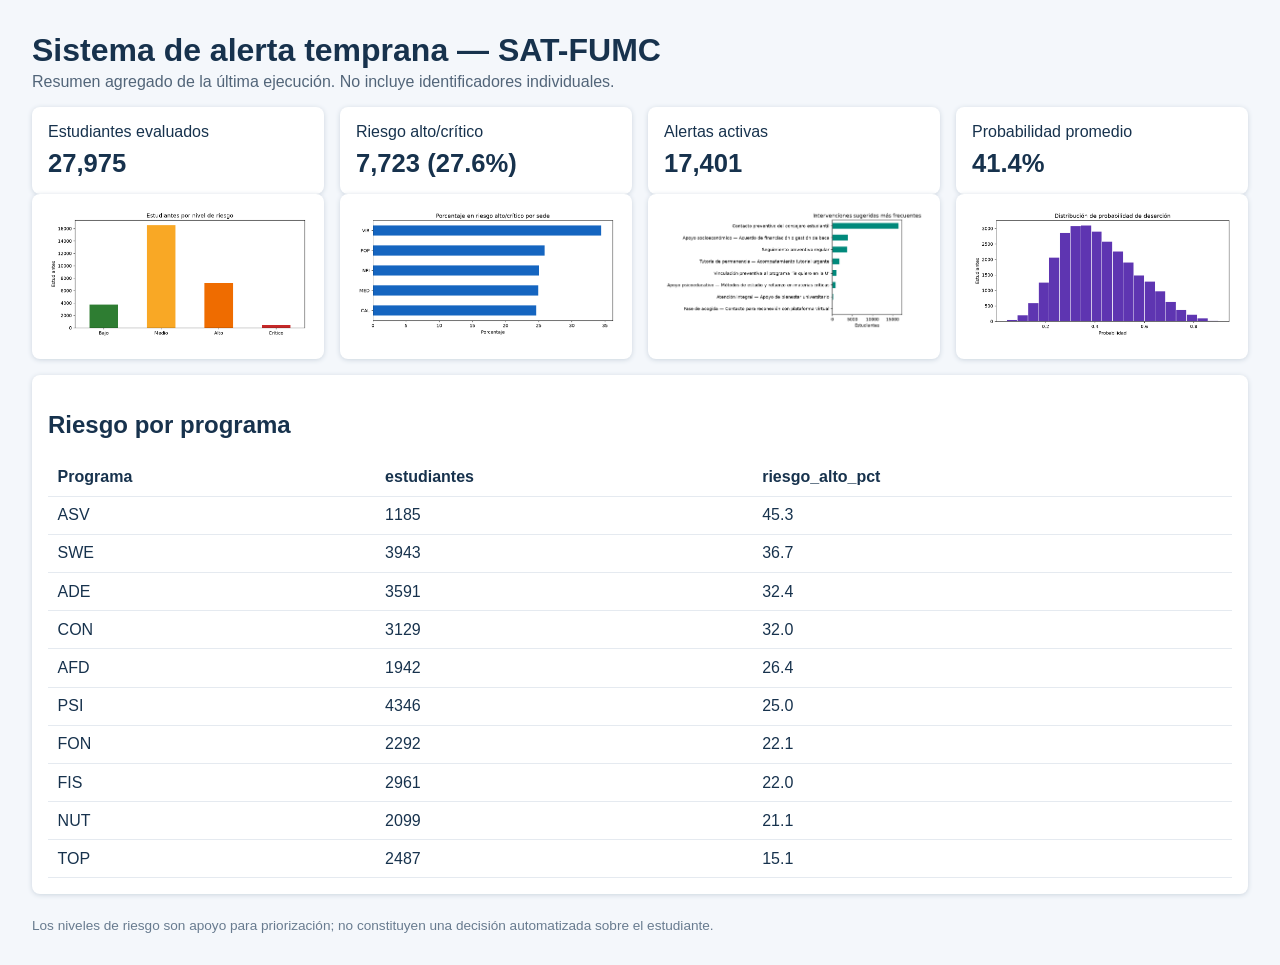
<file: outputs/dashboard_resumen.html>
<!doctype html>
<html lang="es"><head><meta charset="utf-8"><meta name="viewport" content="width=device-width">
<title>Resumen SAT-FUMC</title>
<style>
body{font-family:Arial,sans-serif;margin:2rem;color:#17324d;background:#f4f7fb}
h1{margin-bottom:.25rem} .subtitle{color:#526579;margin-top:0}
.cards,.grid{display:grid;grid-template-columns:repeat(auto-fit,minmax(240px,1fr));gap:1rem}
.card,.chart,.table{background:white;border-radius:8px;padding:1rem;box-shadow:0 1px 5px #ccd5df}
.card span,.card strong{display:block} .card strong{font-size:1.6rem;margin-top:.5rem}
.chart img{width:100%;height:auto} .table{margin-top:1rem;overflow-x:auto}
table{border-collapse:collapse;width:100%} th,td{padding:.6rem;border-bottom:1px solid #e5eaf0;text-align:left}
footer{margin-top:1.5rem;color:#687b8f;font-size:.85rem}
</style></head><body>
<h1>Sistema de alerta temprana — SAT-FUMC</h1>
<p class="subtitle">Resumen agregado de la última ejecución. No incluye identificadores individuales.</p>
<div class="cards"><section class="card"><span>Estudiantes evaluados</span><strong>27,975</strong></section><section class="card"><span>Riesgo alto/crítico</span><strong>7,723 (27.6%)</strong></section><section class="card"><span>Alertas activas</span><strong>17,401</strong></section><section class="card"><span>Probabilidad promedio</span><strong>41.4%</strong></section></div>
<div class="grid"><section class="chart"><img alt="Estudiantes por nivel de riesgo" src="[data-uri]"></section><section class="chart"><img alt="Riesgo alto o crítico por sede" src="[data-uri]"></section><section class="chart"><img alt="Intervenciones sugeridas" src="[data-uri]"></section><section class="chart"><img alt="Distribución de probabilidades" src="[data-uri]"></section></div>
<section class="table"><h2>Riesgo por programa</h2><table class="dataframe summary">
  <thead>
    <tr style="text-align: right;">
      <th>Programa</th>
      <th>estudiantes</th>
      <th>riesgo_alto_pct</th>
    </tr>
  </thead>
  <tbody>
    <tr>
      <td>ASV</td>
      <td>1185</td>
      <td>45.3</td>
    </tr>
    <tr>
      <td>SWE</td>
      <td>3943</td>
      <td>36.7</td>
    </tr>
    <tr>
      <td>ADE</td>
      <td>3591</td>
      <td>32.4</td>
    </tr>
    <tr>
      <td>CON</td>
      <td>3129</td>
      <td>32.0</td>
    </tr>
    <tr>
      <td>AFD</td>
      <td>1942</td>
      <td>26.4</td>
    </tr>
    <tr>
      <td>PSI</td>
      <td>4346</td>
      <td>25.0</td>
    </tr>
    <tr>
      <td>FON</td>
      <td>2292</td>
      <td>22.1</td>
    </tr>
    <tr>
      <td>FIS</td>
      <td>2961</td>
      <td>22.0</td>
    </tr>
    <tr>
      <td>NUT</td>
      <td>2099</td>
      <td>21.1</td>
    </tr>
    <tr>
      <td>TOP</td>
      <td>2487</td>
      <td>15.1</td>
    </tr>
  </tbody>
</table></section>
<footer>Los niveles de riesgo son apoyo para priorización; no constituyen una decisión automatizada sobre el estudiante.</footer>
</body></html>
</file>
